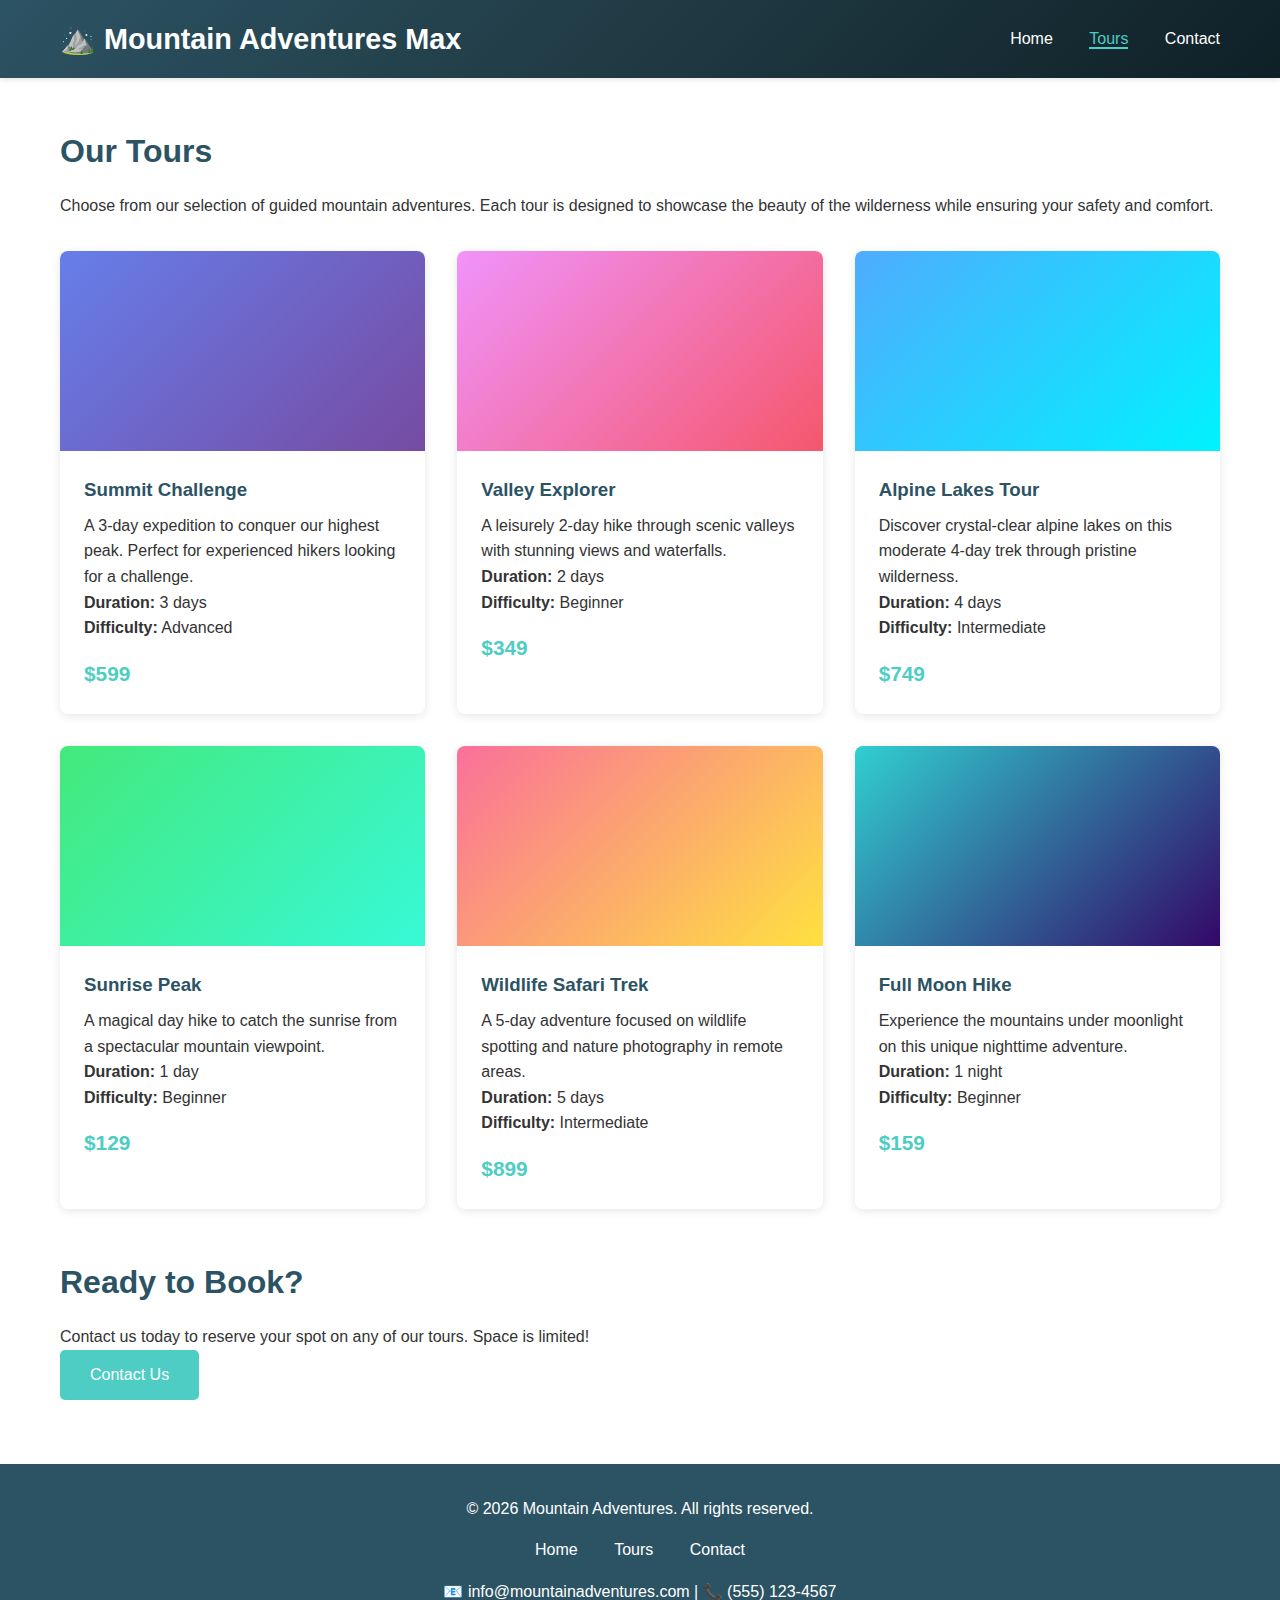
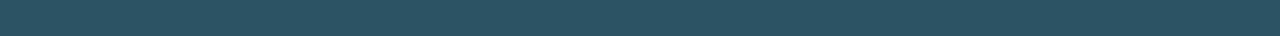
<file: tours.html>
<!DOCTYPE html>
<html lang="en">
<head>
    <meta charset="UTF-8">
    <meta name="viewport" content="width=device-width, initial-scale=1.0">
    <title>Mountain Adventure Tours - Our Tours</title>
    <style>
        * {
            margin: 0;
            padding: 0;
            box-sizing: border-box;
        }

        body {
            font-family: 'Segoe UI', Tahoma, Geneva, Verdana, sans-serif;
            line-height: 1.6;
            color: #333;
        }

        .header {
            background: linear-gradient(135deg, #2c5364 0%, #203a43 50%, #0f2027 100%);
            color: white;
            padding: 1rem 0;
            box-shadow: 0 2px 5px rgba(0,0,0,0.1);
        }

        .header-content {
            max-width: 1200px;
            margin: 0 auto;
            padding: 0 20px;
            display: flex;
            justify-content: space-between;
            align-items: center;
        }

        .logo {
            font-size: 1.8rem;
            font-weight: bold;
        }

        nav a {
            color: white;
            text-decoration: none;
            margin-left: 2rem;
            transition: color 0.3s;
        }

        nav a:hover {
            color: #4ecdc4;
        }

        nav a.active {
            color: #4ecdc4;
            border-bottom: 2px solid #4ecdc4;
        }

        .btn {
            display: inline-block;
            padding: 12px 30px;
            background: #4ecdc4;
            color: white;
            text-decoration: none;
            border-radius: 5px;
            transition: background 0.3s;
        }

        .btn:hover {
            background: #45b7b0;
        }

        main {
            max-width: 1200px;
            margin: 3rem auto;
            padding: 0 20px;
        }

        .content-section {
            margin-bottom: 3rem;
        }

        .content-section h2 {
            color: #2c5364;
            margin-bottom: 1rem;
            font-size: 2rem;
        }

        .tours-grid {
            display: grid;
            grid-template-columns: repeat(auto-fit, minmax(280px, 1fr));
            gap: 2rem;
            margin-top: 2rem;
        }

        .tour-card {
            background: white;
            border-radius: 8px;
            overflow: hidden;
            box-shadow: 0 2px 10px rgba(0,0,0,0.1);
            transition: transform 0.3s;
        }

        .tour-card:hover {
            transform: translateY(-5px);
        }

        .tour-image {
            width: 100%;
            height: 200px;
            background: linear-gradient(135deg, #667eea 0%, #764ba2 100%);
        }

        .tour-content {
            padding: 1.5rem;
        }

        .tour-content h3 {
            color: #2c5364;
            margin-bottom: 0.5rem;
        }

        .tour-content .price {
            color: #4ecdc4;
            font-weight: bold;
            font-size: 1.3rem;
            margin-top: 1rem;
        }

        .footer {
            background: #2c5364;
            color: white;
            padding: 2rem 0;
            margin-top: 4rem;
        }

        .footer-content {
            max-width: 1200px;
            margin: 0 auto;
            padding: 0 20px;
            text-align: center;
        }

        .footer-links {
            margin: 1rem 0;
        }

        .footer-links a {
            color: white;
            text-decoration: none;
            margin: 0 1rem;
        }

        .footer-links a:hover {
            color: #4ecdc4;
        }
    </style>
</head>
<body>
    <div class="header"> <div class="header-content"> <div class="logo">⛰️ Mountain Adventures Max</div>
            <nav>
                <a href="index.html">Home</a>
                <a href="tours.html" class="active">Tours</a>
                <a href="contact.html">Contact</a>
            </nav>
        </div>
    </div>

    <main>
        <div class="content-section">
            <h2>Our Tours</h2>
            <p>Choose from our selection of guided mountain adventures. Each tour is designed to showcase the beauty of the wilderness while ensuring your safety and comfort.</p>

            <div class="tours-grid">
                <div class="tour-card">
                    <div class="tour-image" style="background: linear-gradient(135deg, #667eea 0%, #764ba2 100%);"></div>
                    <div class="tour-content">
                        <h3>Summit Challenge</h3>
                        <p>A 3-day expedition to conquer our highest peak. Perfect for experienced hikers looking for a challenge.</p>
                        <p><strong>Duration:</strong> 3 days</p>
                        <p><strong>Difficulty:</strong> Advanced</p>
                        <p class="price">$599</p>
                    </div>
                </div>

                <div class="tour-card">
                    <div class="tour-image" style="background: linear-gradient(135deg, #f093fb 0%, #f5576c 100%);"></div>
                    <div class="tour-content">
                        <h3>Valley Explorer</h3>
                        <p>A leisurely 2-day hike through scenic valleys with stunning views and waterfalls.</p>
                        <p><strong>Duration:</strong> 2 days</p>
                        <p><strong>Difficulty:</strong> Beginner</p>
                        <p class="price">$349</p>
                    </div>
                </div>

                <div class="tour-card">
                    <div class="tour-image" style="background: linear-gradient(135deg, #4facfe 0%, #00f2fe 100%);"></div>
                    <div class="tour-content">
                        <h3>Alpine Lakes Tour</h3>
                        <p>Discover crystal-clear alpine lakes on this moderate 4-day trek through pristine wilderness.</p>
                        <p><strong>Duration:</strong> 4 days</p>
                        <p><strong>Difficulty:</strong> Intermediate</p>
                        <p class="price">$749</p>
                    </div>
                </div>

                <div class="tour-card">
                    <div class="tour-image" style="background: linear-gradient(135deg, #43e97b 0%, #38f9d7 100%);"></div>
                    <div class="tour-content">
                        <h3>Sunrise Peak</h3>
                        <p>A magical day hike to catch the sunrise from a spectacular mountain viewpoint.</p>
                        <p><strong>Duration:</strong> 1 day</p>
                        <p><strong>Difficulty:</strong> Beginner</p>
                        <p class="price">$129</p>
                    </div>
                </div>

                <div class="tour-card">
                    <div class="tour-image" style="background: linear-gradient(135deg, #fa709a 0%, #fee140 100%);"></div>
                    <div class="tour-content">
                        <h3>Wildlife Safari Trek</h3>
                        <p>A 5-day adventure focused on wildlife spotting and nature photography in remote areas.</p>
                        <p><strong>Duration:</strong> 5 days</p>
                        <p><strong>Difficulty:</strong> Intermediate</p>
                        <p class="price">$899</p>
                    </div>
                </div>

                <div class="tour-card">
                    <div class="tour-image" style="background: linear-gradient(135deg, #30cfd0 0%, #330867 100%);"></div>
                    <div class="tour-content">
                        <h3>Full Moon Hike</h3>
                        <p>Experience the mountains under moonlight on this unique nighttime adventure.</p>
                        <p><strong>Duration:</strong> 1 night</p>
                        <p><strong>Difficulty:</strong> Beginner</p>
                        <p class="price">$159</p>
                    </div>
                </div>
            </div>
        </div>

        <div class="content-section" style="margin-top: 3rem;">
            <h2>Ready to Book?</h2>
            <p>Contact us today to reserve your spot on any of our tours. Space is limited!</p>
            <a href="contact.html" class="btn">Contact Us</a>
        </div>
    </main>

    <div class="footer">
        <div class="footer-content">
            <p>© 2026 Mountain Adventures. All rights reserved.</p>
            <div class="footer-links">
                <a href="index.html">Home</a>
                <a href="tours.html">Tours</a>
                <a href="contact.html">Contact</a>
            </div>
            <p style="margin-top: 1rem;">📧 info@mountainadventures.com | 📞 (555) 123-4567</p>
        </div>
    </div>
</body>
</html>
</file>
